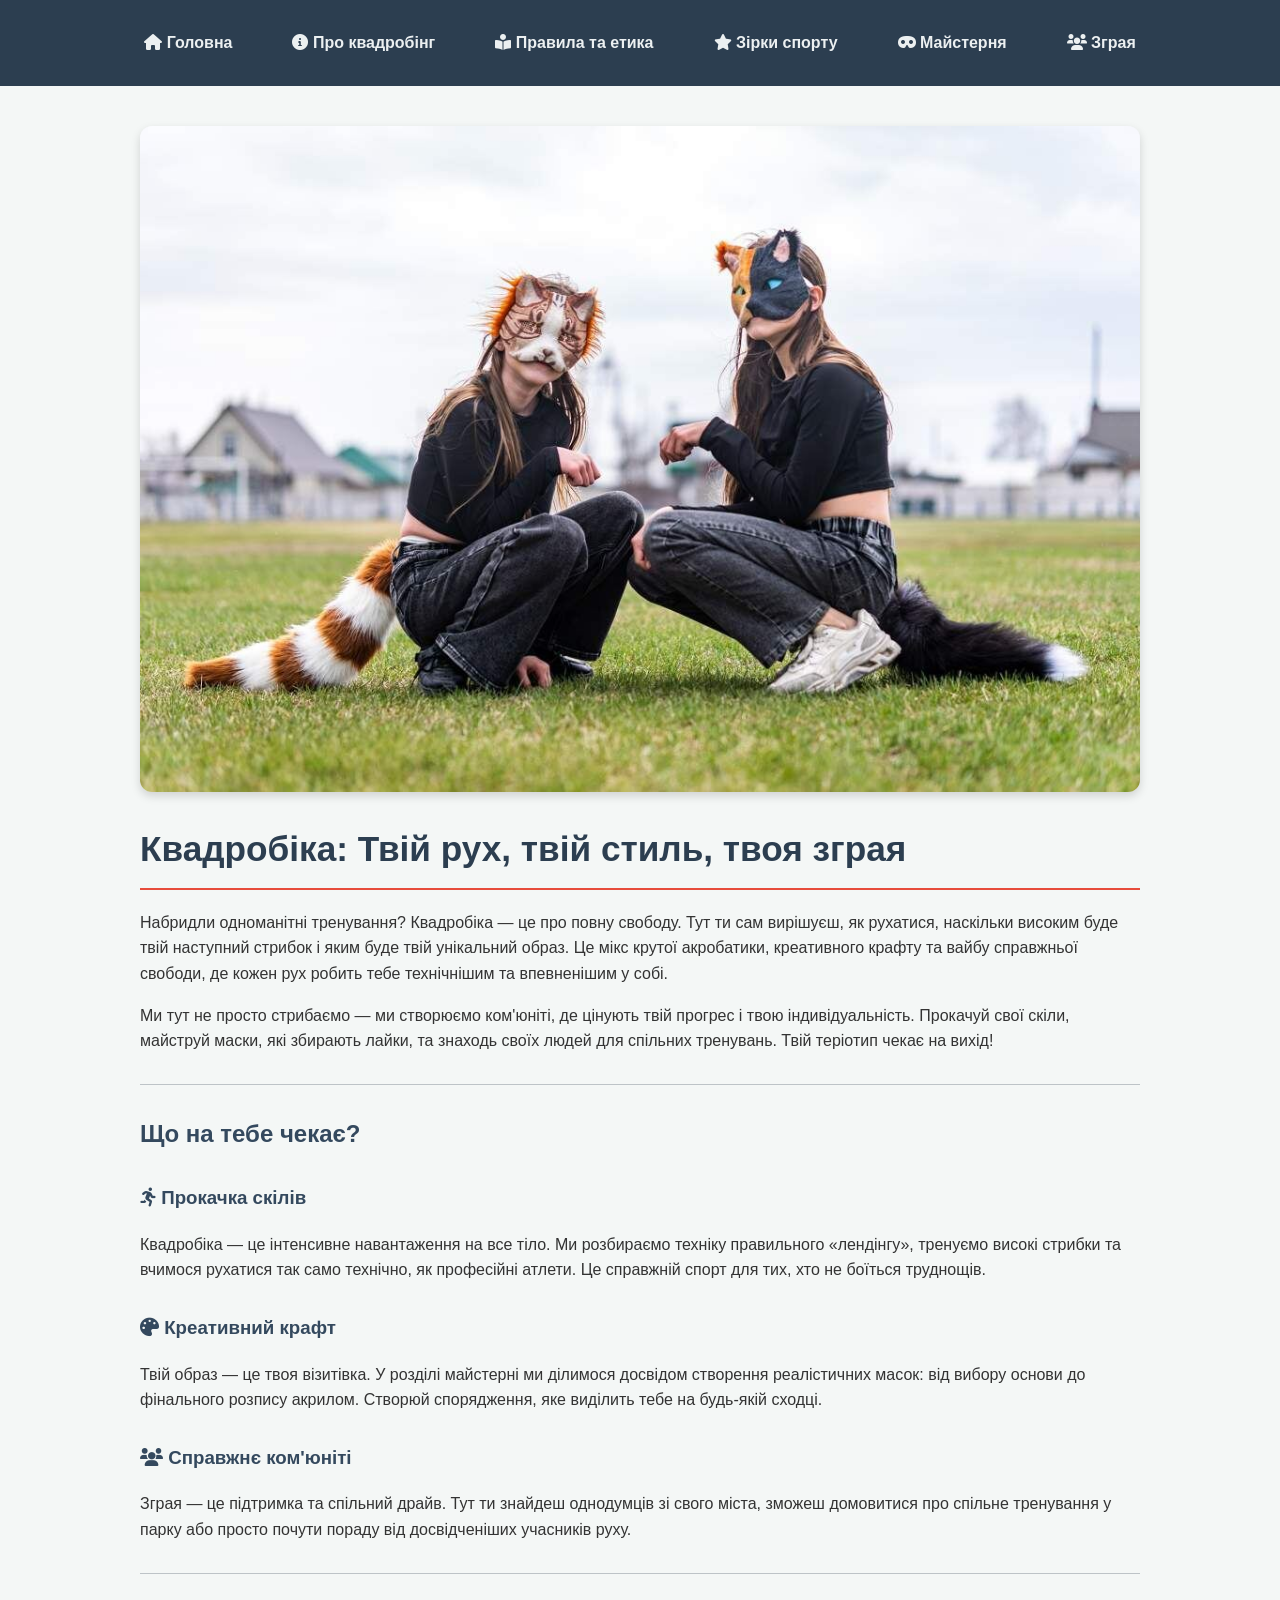
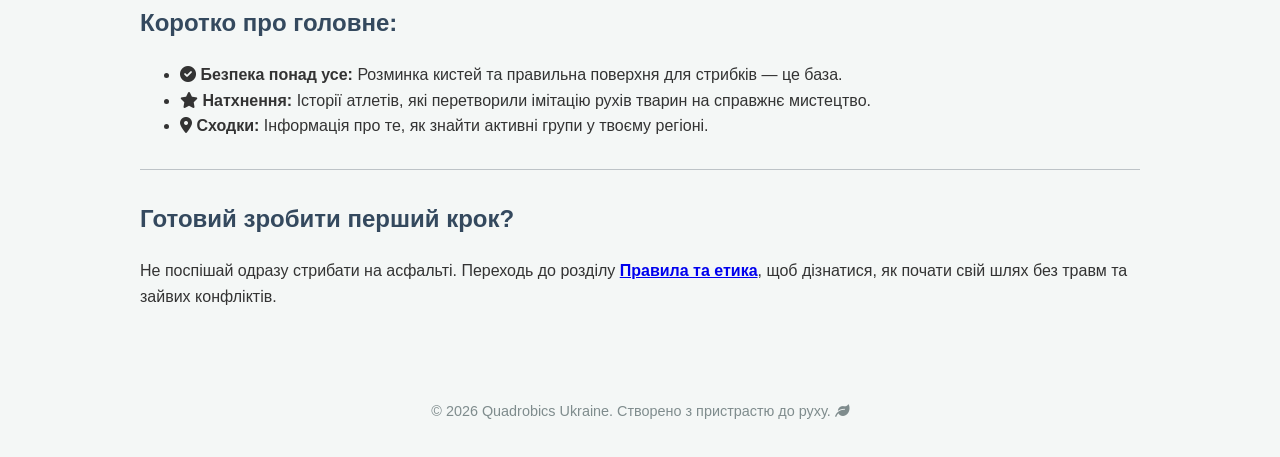
<file: index.html>
<!DOCTYPE html>
<html lang="uk">
<head>
    <meta charset="UTF-8">
    <meta name="viewport" content="width=device-width, initial-scale=1.0">
    <title>Квадробіка — Головна</title>
    <link rel="stylesheet" href="style.css">
    <link rel="stylesheet" href="https://cdnjs.cloudflare.com/ajax/libs/font-awesome/6.0.0/css/all.min.css">
</head>
<body>

    <header>
        <nav>
            <ul class="nav-menu">
                <li class="nav-item"><a href="index.html" class="nav-link"><i class="fas fa-home"></i> Головна</a></li>
                <li class="nav-item"><a href="about.html" class="nav-link"><i class="fas fa-info-circle"></i> Про квадробінг</a></li>
                <li class="nav-item"><a href="guide.html" class="nav-link"><i class="fas fa-book-reader"></i> Правила та етика</a></li>
                <li class="nav-item"><a href="influencers.html" class="nav-link"><i class="fas fa-star"></i> Зірки спорту</a></li>
                <li class="nav-item"><a href="mask.html" class="nav-link"><i class="fas fa-mask"></i> Майстерня</a></li>
                <li class="nav-item"><a href="community.html" class="nav-link"><i class="fas fa-users"></i> Зграя</a></li>
            </ul>
        </nav>
    </header>

    <main>
        <section id="hero">
            <img src="resources/quadrobics.jpg" alt="Квадробер на траві" width="100%">
            <h1>Квадробіка: Твій рух, твій стиль, твоя зграя</h1>
            <p>
                Набридли одноманітні тренування? Квадробіка — це про повну свободу. Тут ти сам вирішуєш, 
                як рухатися, наскільки високим буде твій наступний стрибок і яким буде твій унікальний образ. 
                Це мікс крутої акробатики, креативного крафту та вайбу справжньої свободи, де кожен рух 
                робить тебе технічнішим та впевненішим у собі.
            </p>
            <p>
                Ми тут не просто стрибаємо — ми створюємо ком'юніті, де цінують твій прогрес і твою 
                індивідуальність. Прокачуй свої скіли, майструй маски, які збирають лайки, та знаходь 
                своїх людей для спільних тренувань. Твій теріотип чекає на вихід!
            </p>
        </section>

        <hr>

        <section id="features">
            <h2>Що на тебе чекає?</h2>
            <div>
                <h3><i class="fas fa-running"></i> Прокачка скілів</h3>
                <p>Квадробіка — це інтенсивне навантаження на все тіло. Ми розбираємо техніку правильного «лендінгу», тренуємо високі стрибки та вчимося рухатися так само технічно, як професійні атлети. Це справжній спорт для тих, хто не боїться труднощів.</p>
            </div>
            <div>
                <h3><i class="fas fa-palette"></i> Креативний крафт</h3>
                <p>Твій образ — це твоя візитівка. У розділі майстерні ми ділимося досвідом створення реалістичних масок: від вибору основи до фінального розпису акрилом. Створюй спорядження, яке виділить тебе на будь-якій сходці.</p>
            </div>
            <div>
                <h3><i class="fas fa-users"></i> Справжнє ком'юніті</h3>
                <p>Зграя — це підтримка та спільний драйв. Тут ти знайдеш однодумців зі свого міста, зможеш домовитися про спільне тренування у парку або просто почути пораду від досвідченіших учасників руху.</p>
            </div>
        </section>

        <hr>

        <section id="essentials">
            <h2>Коротко про головне:</h2>
            <ul>
                <li><i class="fas fa-check-circle"></i> <b>Безпека понад усе:</b> Розминка кистей та правильна поверхня для стрибків — це база.</li>
                <li><i class="fas fa-star"></i> <b>Натхнення:</b> Історії атлетів, які перетворили імітацію рухів тварин на справжнє мистецтво.</li>
                <li><i class="fas fa-map-marker-alt"></i> <b>Сходки:</b> Інформація про те, як знайти активні групи у твоєму регіоні.</li>
            </ul>
        </section>

        <hr>

        <section id="call-to-action">
            <h2>Готовий зробити перший крок?</h2>
            <p>Не поспішай одразу стрибати на асфальті. Переходь до розділу <b><a href="guide.html">Правила та етика</a></b>, щоб дізнатися, як почати свій шлях без травм та зайвих конфліктів.</p>
        </section>
    </main>

    <footer>
        <p>&copy; 2026 Quadrobics Ukraine. Створено з пристрастю до руху. <i class="fas fa-leaf"></i></p>
    </footer>

</body>
</html>
</file>
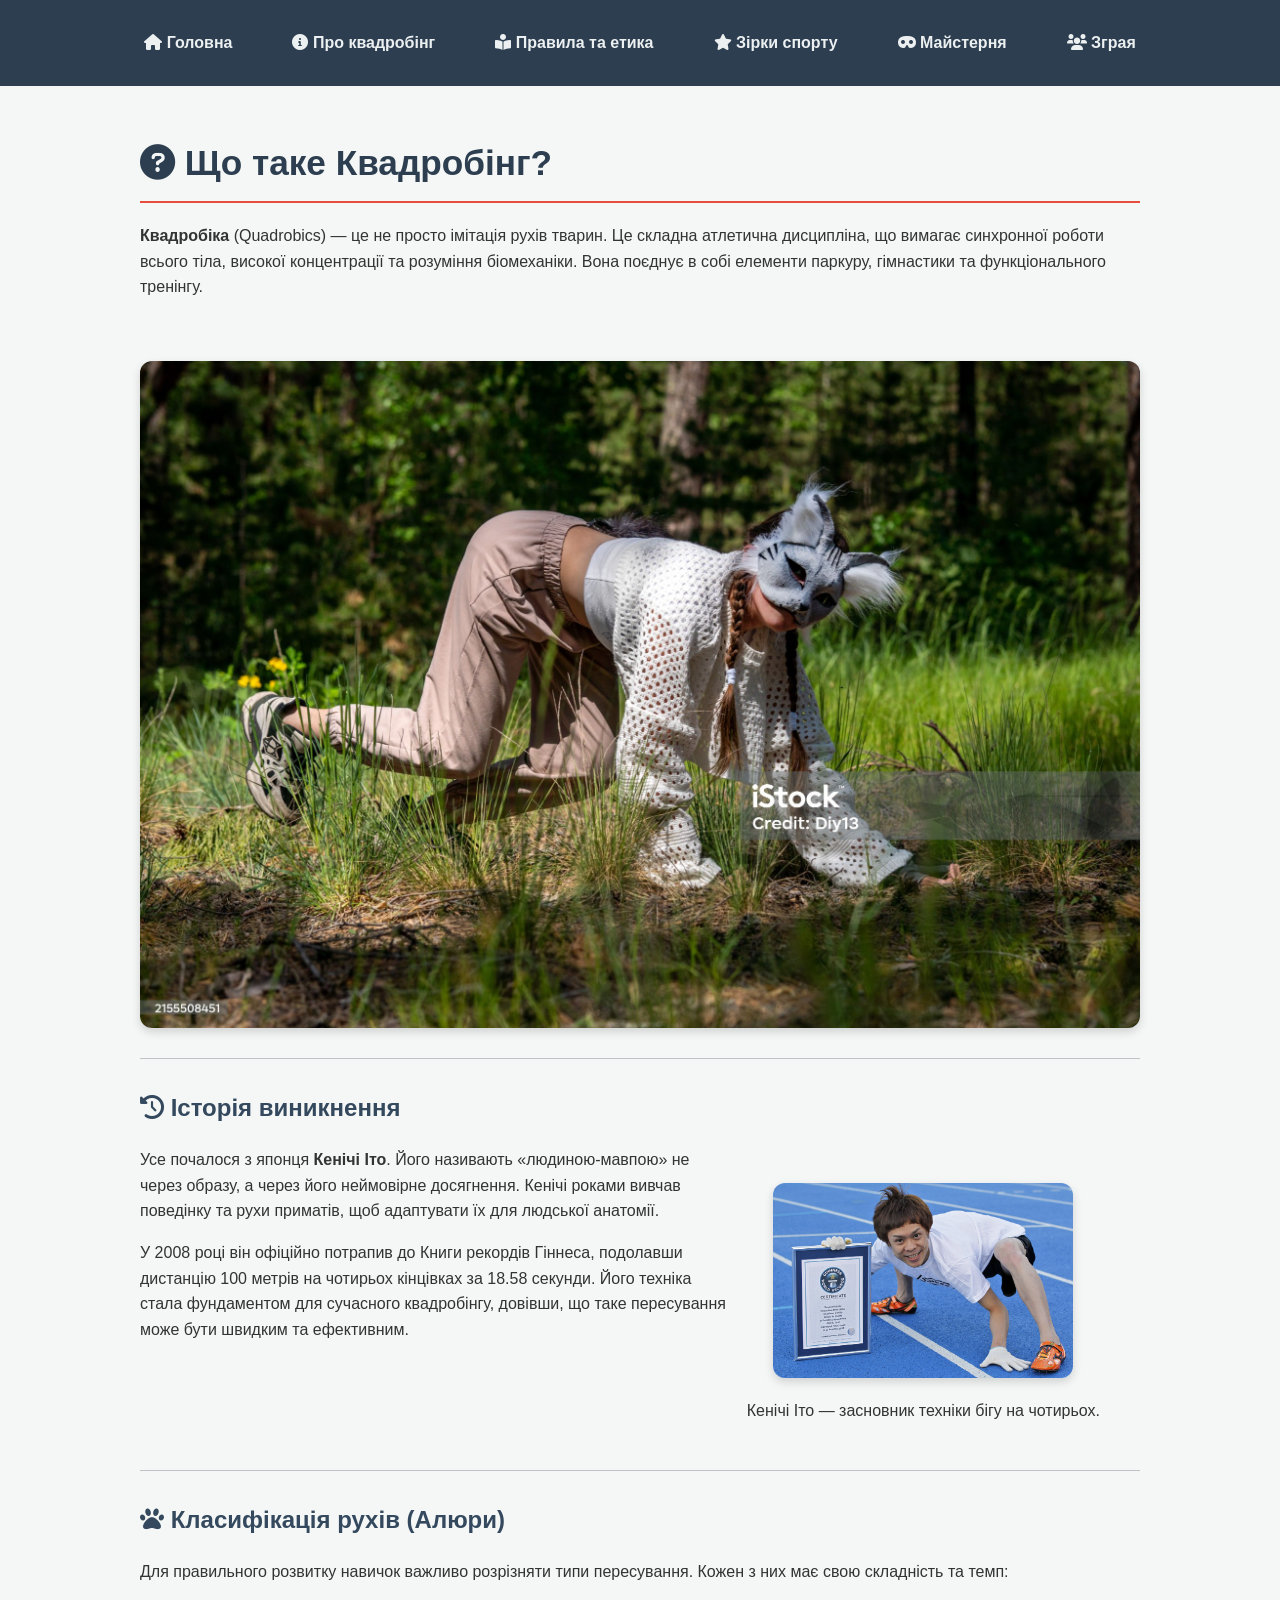
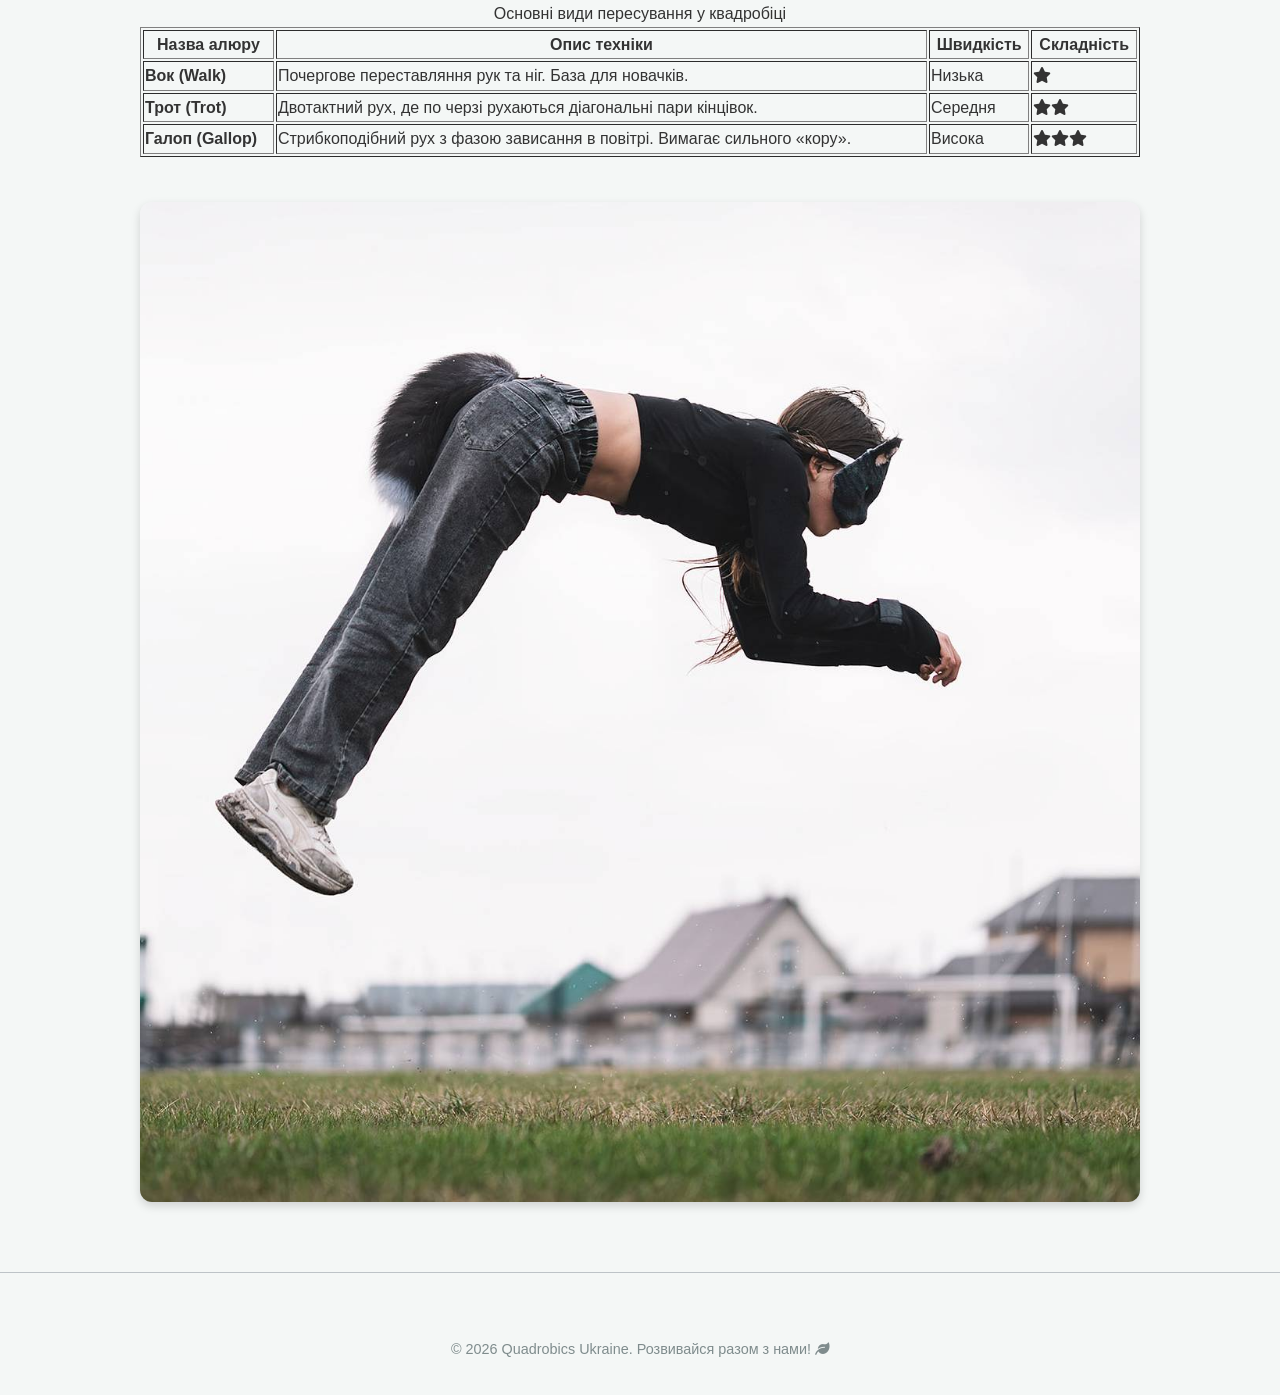
<file: about.html>
<!DOCTYPE html>
<html lang="uk">
<head>
    <meta charset="UTF-8">
    <meta name="viewport" content="width=device-width, initial-scale=1.0">
    <title>Про квадробінг — Історія та техніка</title>
    <link rel="stylesheet" href="style.css">
    <link rel="stylesheet" href="https://cdnjs.cloudflare.com/ajax/libs/font-awesome/6.0.0/css/all.min.css">
</head>
<body>
    <header>
        <nav>
            <ul class="nav-menu">
                <li class="nav-item"><a href="index.html" class="nav-link"><i class="fas fa-home"></i> Головна</a></li>
                <li class="nav-item"><a href="about.html" class="nav-link"><i class="fas fa-info-circle"></i> Про квадробінг</a></li>
                <li class="nav-item"><a href="guide.html" class="nav-link"><i class="fas fa-book-reader"></i> Правила та етика</a></li>
                <li class="nav-item"><a href="influencers.html" class="nav-link"><i class="fas fa-star"></i> Зірки спорту</a></li>
                <li class="nav-item"><a href="mask.html" class="nav-link"><i class="fas fa-mask"></i> Майстерня</a></li>
                <li class="nav-item"><a href="community.html" class="nav-link"><i class="fas fa-users"></i> Зграя</a></li>
            </ul>
        </nav>
    </header>

    <main>
        <section>
            <h1><i class="fas fa-question-circle"></i> Що таке Квадробінг?</h1>
            <p><b>Квадробіка</b> (Quadrobics) — це не просто імітація рухів тварин. Це складна атлетична дисципліна, що вимагає синхронної роботи всього тіла, високої концентрації та розуміння біомеханіки. Вона поєднує в собі елементи паркуру, гімнастики та функціонального тренінгу.</p>
            
            <br>
            <img src="resources/about_hero.jpg" alt="Естетика руху в лісі" width="100%">
        </section>

        <hr>

        <section>
            <h2><i class="fas fa-history"></i> Історія виникнення</h2>
            <figure style="float: right; margin-left: 20px;">
                <img src="resources/kenichi_ito.jpg" alt="Кенічі Іто на дистанції" width="300">
                <figcaption>Кенічі Іто — засновник техніки бігу на чотирьох.</figcaption>
            </figure>
            <p>Усе почалося з японця <b>Кенічі Іто</b>. Його називають «людиною-мавпою» не через образу, а через його неймовірне досягнення. Кенічі роками вивчав поведінку та рухи приматів, щоб адаптувати їх для людської анатомії.</p>
            <p>У 2008 році він офіційно потрапив до Книги рекордів Гіннеса, подолавши дистанцію 100 метрів на чотирьох кінцівках за 18.58 секунди. Його техніка стала фундаментом для сучасного квадробінгу, довівши, що таке пересування може бути швидким та ефективним.</p>
        </section>

        <div style="clear: both;"></div>
        <hr>

        <section>
            <h2><i class="fas fa-paw"></i> Класифікація рухів (Алюри)</h2>
            <p>Для правильного розвитку навичок важливо розрізняти типи пересування. Кожен з них має свою складність та темп:</p>
            
            <table border="1" width="100%">
                <caption>Основні види пересування у квадробіці</caption>
                <thead>
                    <tr>
                        <th>Назва алюру</th>
                        <th>Опис техніки</th>
                        <th>Швидкість</th>
                        <th>Складність</th>
                    </tr>
                </thead>
                <tbody>
                    <tr>
                        <td><b>Вок (Walk)</b></td>
                        <td>Почергове переставляння рук та ніг. База для новачків.</td>
                        <td>Низька</td>
                        <td><i class="fas fa-star"></i></td>
                    </tr>
                    <tr>
                        <td><b>Трот (Trot)</b></td>
                        <td>Двотактний рух, де по черзі рухаються діагональні пари кінцівок.</td>
                        <td>Середня</td>
                        <td><i class="fas fa-star"></i><i class="fas fa-star"></i></td>
                    </tr>
                    <tr>
                        <td><b>Галоп (Gallop)</b></td>
                        <td>Стрибкоподібний рух з фазою зависання в повітрі. Вимагає сильного «кору».</td>
                        <td>Висока</td>
                        <td><i class="fas fa-star"></i><i class="fas fa-star"></i><i class="fas fa-star"></i></td>
                    </tr>
                </tbody>
            </table>
        </section>

        <section>
            <br>
            <img src="resources/quadrobics_move.jpg" alt="Динамічний стрибок" width="100%">
        </section>
    </main>

    <hr>
    <footer>
        <p>&copy; 2026 Quadrobics Ukraine. Розвивайся разом з нами! <i class="fas fa-leaf"></i></p>
    </footer>
</body>
</html>
</file>
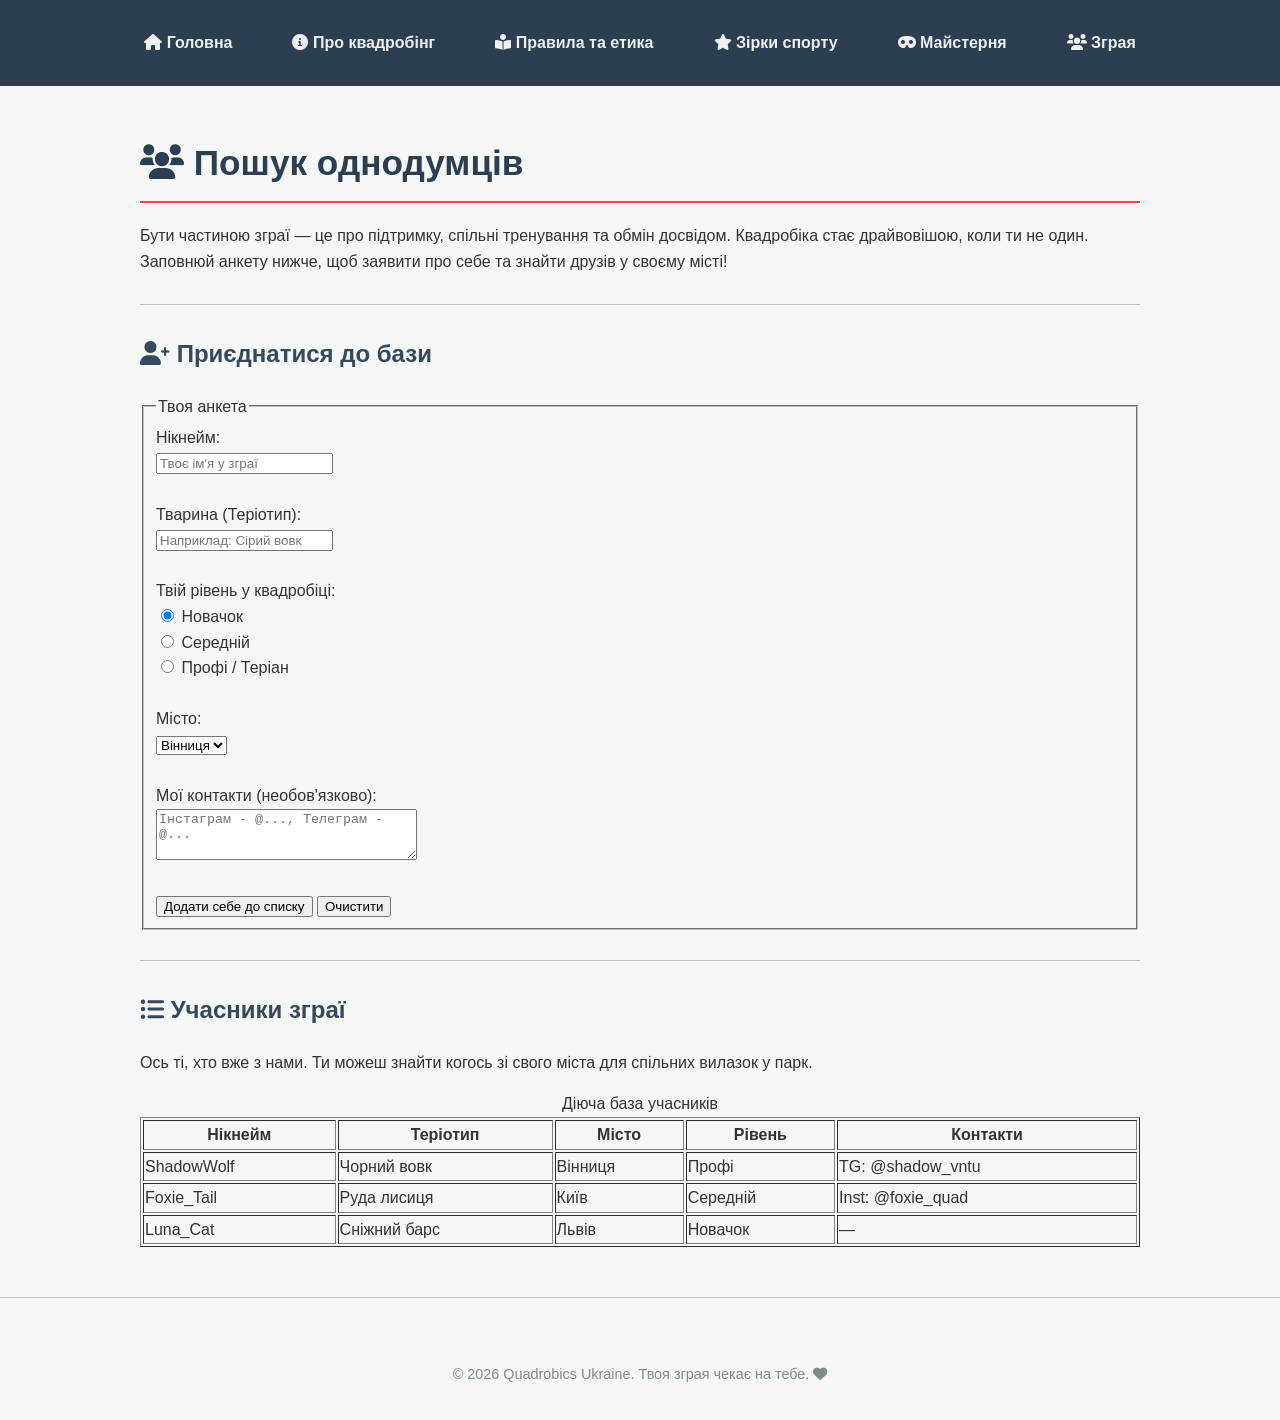
<file: community.html>
<!DOCTYPE html>
<html lang="uk">
<head>
    <meta charset="UTF-8">
    <meta name="viewport" content="width=device-width, initial-scale=1.0">
    <title>Зграя — Знайти своїх</title>
    <link rel="stylesheet" href="style.css">
    <link rel="stylesheet" href="https://cdnjs.cloudflare.com/ajax/libs/font-awesome/6.0.0/css/all.min.css">
</head>
<body>
    <header>
        <nav>
            <ul class="nav-menu">
                <li class="nav-item"><a href="index.html" class="nav-link"><i class="fas fa-home"></i> Головна</a></li>
                <li class="nav-item"><a href="about.html" class="nav-link"><i class="fas fa-info-circle"></i> Про квадробінг</a></li>
                <li class="nav-item"><a href="guide.html" class="nav-link"><i class="fas fa-book-reader"></i> Правила та етика</a></li>
                <li class="nav-item"><a href="influencers.html" class="nav-link"><i class="fas fa-star"></i> Зірки спорту</a></li>
                <li class="nav-item"><a href="mask.html" class="nav-link"><i class="fas fa-mask"></i> Майстерня</a></li>
                <li class="nav-item"><a href="community.html" class="nav-link"><i class="fas fa-users"></i> Зграя</a></li>
            </ul>
        </nav>
    </header>

    <main>
        <section id="community-intro">
            <h1><i class="fas fa-users"></i> Пошук однодумців</h1>
            <p>Бути частиною зграї — це про підтримку, спільні тренування та обмін досвідом. Квадробіка стає драйвовішою, коли ти не один. Заповнюй анкету нижче, щоб заявити про себе та знайти друзів у своєму місті!</p>
        </section>

        <hr>

        <section id="registration">
            <h2><i class="fas fa-user-plus"></i> Приєднатися до бази</h2>
            <form action="#">
                <fieldset>
                    <legend>Твоя анкета</legend>
                    
                    <label for="fname">Нікнейм:</label><br>
                    <input type="text" id="fname" name="fname" placeholder="Твоє ім'я у зграї" required><br><br>

                    <label for="animal">Тварина (Теріотип):</label><br>
                    <input type="text" id="animal" name="animal" placeholder="Наприклад: Сірий вовк"><br><br>

                    <label>Твій рівень у квадробіці:</label><br>
                    <input type="radio" id="novice" name="level" value="novice" checked>
                    <label for="novice">Новачок</label><br>
                    <input type="radio" id="middle" name="level" value="middle">
                    <label for="middle">Середній</label><br>
                    <input type="radio" id="pro" name="level" value="pro">
                    <label for="pro">Профі / Теріан</label><br><br>

                    <label for="city">Місто:</label><br>
                    <select id="city" name="city">
                        <option value="vn">Вінниця</option>
                        <option value="kyiv">Київ</option>
                        <option value="lv">Львів</option>
                        <option value="od">Одеса</option>
                        <option value="kh">Харків</option>
                    </select><br><br>

                    <label for="contacts">Мої контакти (необов'язково):</label><br>
                    <textarea id="contacts" name="contacts" rows="3" cols="30" placeholder="Інстаграм - @..., Телеграм - @..."></textarea>
                    <br><br>

                    <button type="submit">Додати себе до списку</button>
                    <button type="reset">Очистити</button>
                </fieldset>
            </form>
        </section>

        <hr>

        <section id="members-list">
            <h2><i class="fas fa-list-ul"></i> Учасники зграї</h2>
            <p>Ось ті, хто вже з нами. Ти можеш знайти когось зі свого міста для спільних вилазок у парк.</p>
            
            <table border="1" width="100%">
                <caption>Діюча база учасників</caption>
                <thead>
                    <tr>
                        <th>Нікнейм</th>
                        <th>Теріотип</th>
                        <th>Місто</th>
                        <th>Рівень</th>
                        <th>Контакти</th> </tr>
                </thead>
                <tbody>
                    <tr>
                        <td>ShadowWolf</td>
                        <td>Чорний вовк</td>
                        <td>Вінниця</td>
                        <td>Профі</td>
                        <td>TG: @shadow_vntu</td>
                    </tr>
                    <tr>
                        <td>Foxie_Tail</td>
                        <td>Руда лисиця</td>
                        <td>Київ</td>
                        <td>Середній</td>
                        <td>Inst: @foxie_quad</td>
                    </tr>
                    <tr>
                        <td>Luna_Cat</td>
                        <td>Сніжний барс</td>
                        <td>Львів</td>
                        <td>Новачок</td>
                        <td>—</td> </tr>
                </tbody>
            </table>
        </section>
    </main>

    <hr>
    <footer>
        <p>&copy; 2026 Quadrobics Ukraine. Твоя зграя чекає на тебе. <i class="fas fa-heart"></i></p>
    </footer>
</body>

</html>
</file>
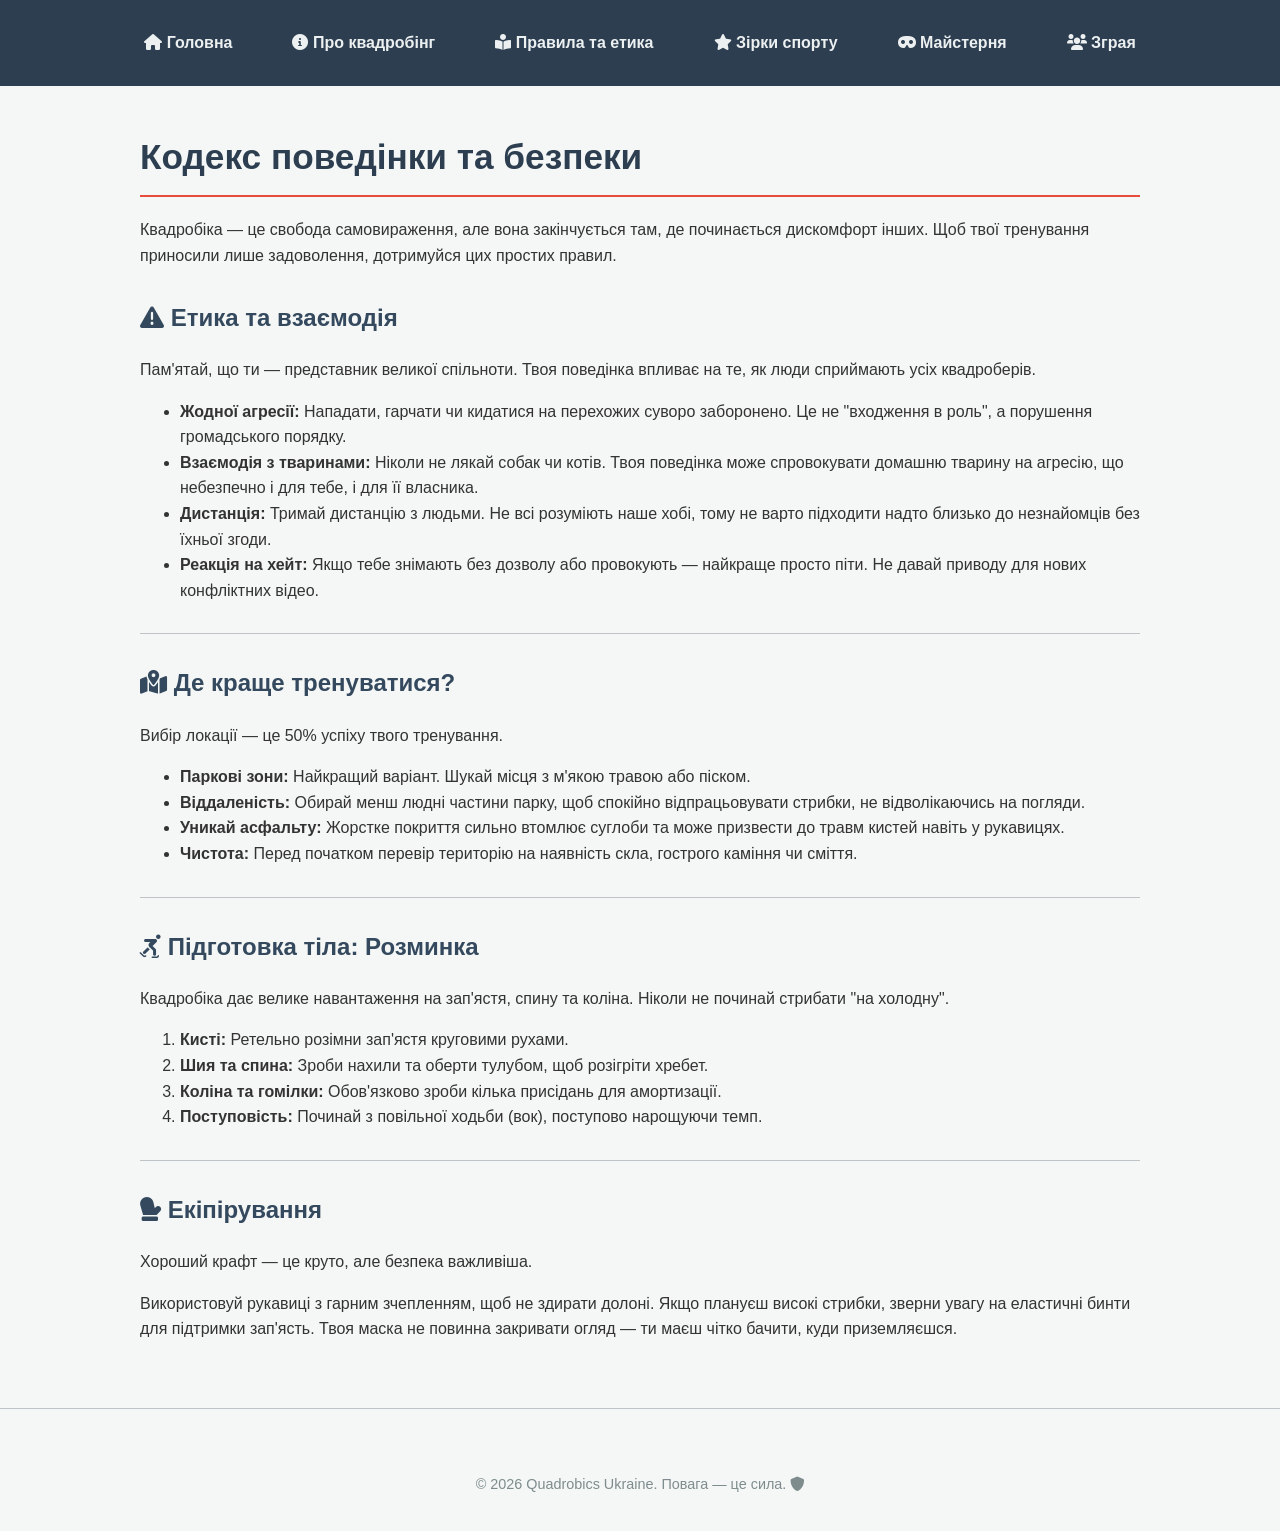
<file: guide.html>
<!DOCTYPE html>
<html lang="uk">
<head>
    <meta charset="UTF-8">
    <meta name="viewport" content="width=device-width, initial-scale=1.0">
    <title>Правила та етика — Квадробіка</title>
    <link rel="stylesheet" href="style.css">
    <link rel="stylesheet" href="https://cdnjs.cloudflare.com/ajax/libs/font-awesome/6.0.0/css/all.min.css">
</head>
<body>
    <header>
        <nav>
            <ul class="nav-menu">
                <li class="nav-item"><a href="index.html" class="nav-link"><i class="fas fa-home"></i> Головна</a></li>
                <li class="nav-item"><a href="about.html" class="nav-link"><i class="fas fa-info-circle"></i> Про квадробінг</a></li>
                <li class="nav-item"><a href="guide.html" class="nav-link"><i class="fas fa-book-reader"></i> Правила та етика</a></li>
                <li class="nav-item"><a href="influencers.html" class="nav-link"><i class="fas fa-star"></i> Зірки спорту</a></li>
                <li class="nav-item"><a href="mask.html" class="nav-link"><i class="fas fa-mask"></i> Майстерня</a></li>
                <li class="nav-item"><a href="community.html" class="nav-link"><i class="fas fa-users"></i> Зграя</a></li>
            </ul>
        </nav>
    </header>

    <main>
        <h1>Кодекс поведінки та безпеки</h1>
        <p>Квадробіка — це свобода самовираження, але вона закінчується там, де починається дискомфорт інших. Щоб твої тренування приносили лише задоволення, дотримуйся цих простих правил.</p>

        <section>
            <h2><i class="fas fa-exclamation-triangle"></i> Етика та взаємодія</h2>
            <p>Пам'ятай, що ти — представник великої спільноти. Твоя поведінка впливає на те, як люди сприймають усіх квадроберів.</p>
            <ul>
                <li><b>Жодної агресії:</b> Нападати, гарчати чи кидатися на перехожих суворо заборонено. Це не "входження в роль", а порушення громадського порядку.</li>
                <li><b>Взаємодія з тваринами:</b> Ніколи не лякай собак чи котів. Твоя поведінка може спровокувати домашню тварину на агресію, що небезпечно і для тебе, і для її власника.</li>
                <li><b>Дистанція:</b> Тримай дистанцію з людьми. Не всі розуміють наше хобі, тому не варто підходити надто близько до незнайомців без їхньої згоди.</li>
                <li><b>Реакція на хейт:</b> Якщо тебе знімають без дозволу або провокують — найкраще просто піти. Не давай приводу для нових конфліктних відео.</li>
            </ul>
        </section>

        <hr>

        <section>
            <h2><i class="fas fa-map-marked-alt"></i> Де краще тренуватися?</h2>
            <p>Вибір локації — це 50% успіху твого тренування.</p>
            <ul>
                <li><b>Паркові зони:</b> Найкращий варіант. Шукай місця з м'якою травою або піском.</li>
                <li><b>Віддаленість:</b> Обирай менш людні частини парку, щоб спокійно відпрацьовувати стрибки, не відволікаючись на погляди.</li>
                <li><b>Уникай асфальту:</b> Жорстке покриття сильно втомлює суглоби та може призвести до травм кистей навіть у рукавицях.</li>
                <li><b>Чистота:</b> Перед початком перевір територію на наявність скла, гострого каміння чи сміття.</li>
            </ul>
        </section>

        <hr>

        <section>
            <h2><i class="fas fa-skating"></i> Підготовка тіла: Розминка</h2>
            <p>Квадробіка дає велике навантаження на зап'ястя, спину та коліна. Ніколи не починай стрибати "на холодну".</p>
            
            <ol>
                <li><b>Кисті:</b> Ретельно розімни зап'ястя круговими рухами.</li>
                <li><b>Шия та спина:</b> Зроби нахили та оберти тулубом, щоб розігріти хребет.</li>
                <li><b>Коліна та гомілки:</b> Обов'язково зроби кілька присідань для амортизації.</li>
                <li><b>Поступовість:</b> Починай з повільної ходьби (вок), поступово нарощуючи темп.</li>
            </ol>
        </section>

        <hr>

        <section>
            <h2><i class="fas fa-mitten"></i> Екіпірування</h2>
            <p>Хороший крафт — це круто, але безпека важливіша.</p>
            <p>Використовуй рукавиці з гарним зчепленням, щоб не здирати долоні. Якщо плануєш високі стрибки, зверни увагу на еластичні бинти для підтримки зап'ясть. Твоя маска не повинна закривати огляд — ти маєш чітко бачити, куди приземляєшся.</p>
        </section>
    </main>

    <hr>
    <footer>
        <p>&copy; 2026 Quadrobics Ukraine. Повага — це сила. <i class="fas fa-shield-alt"></i></p>
    </footer>
</body>
</html>
</file>
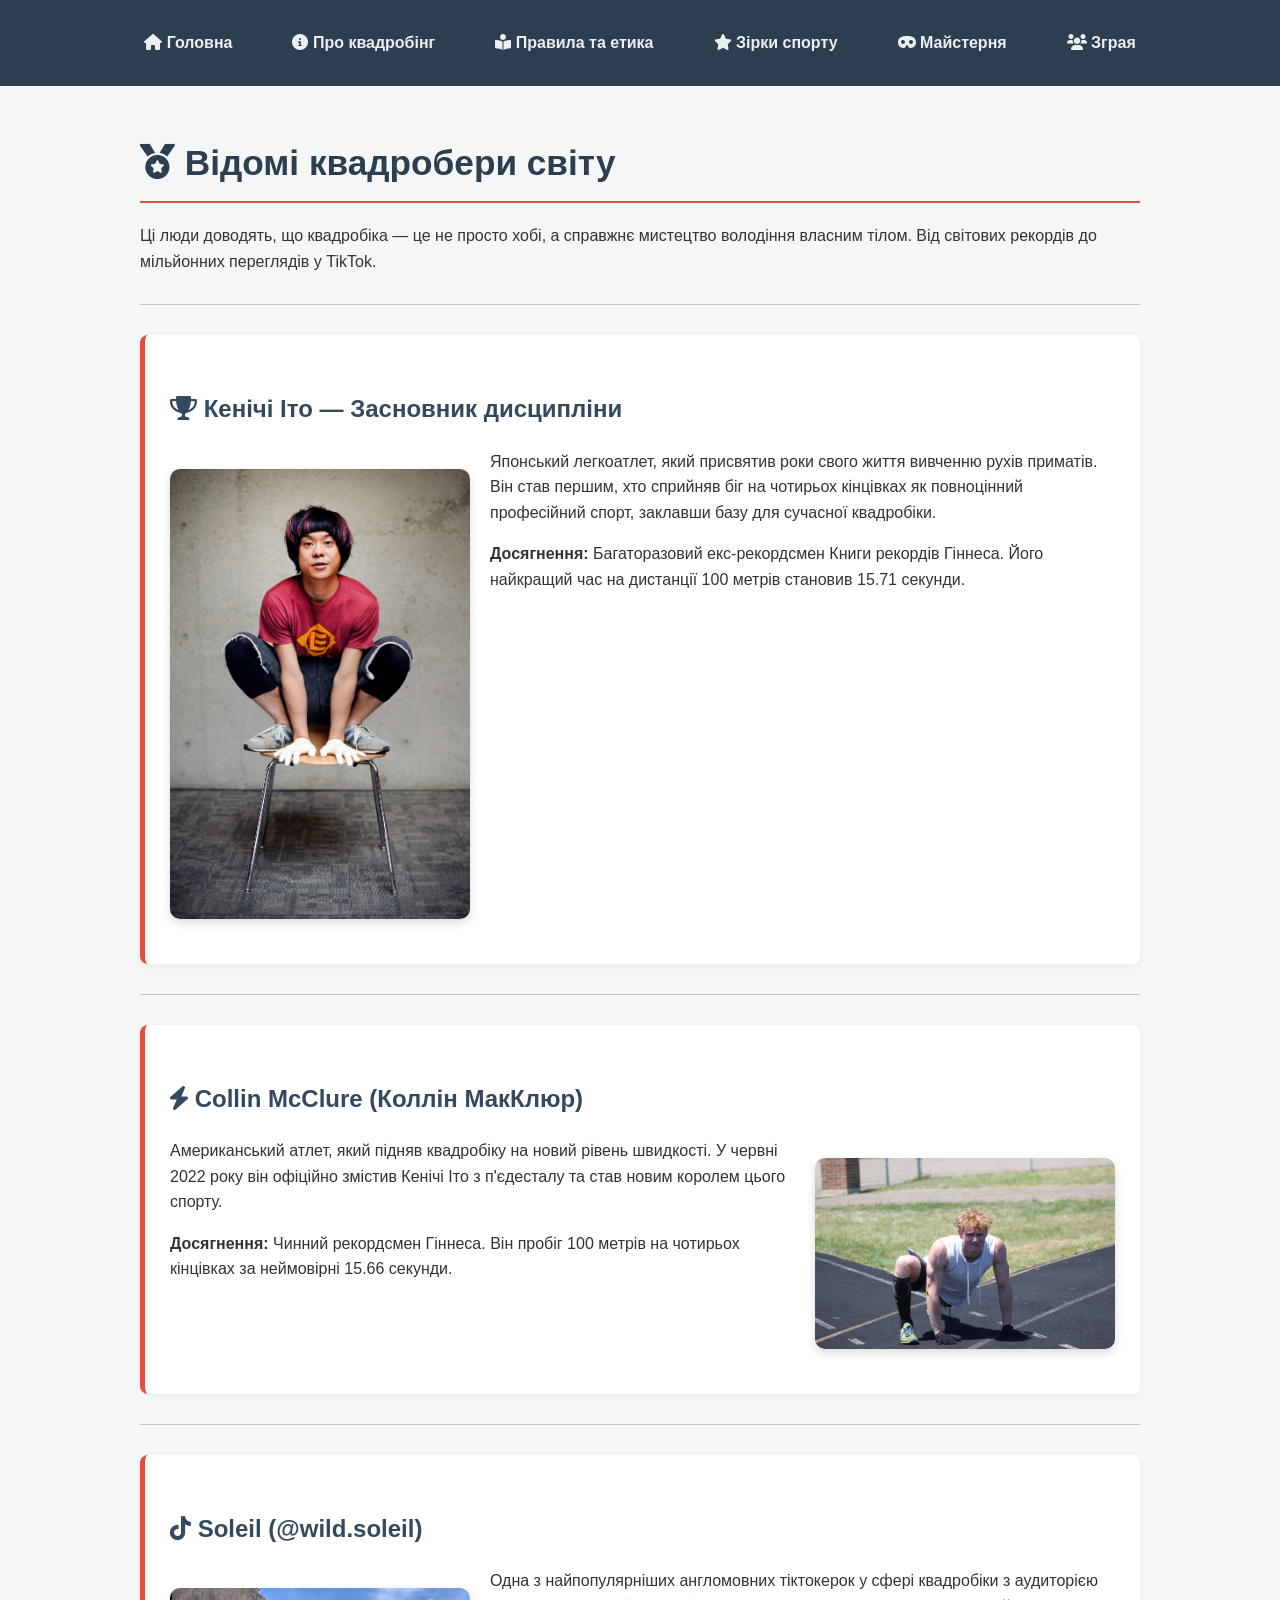
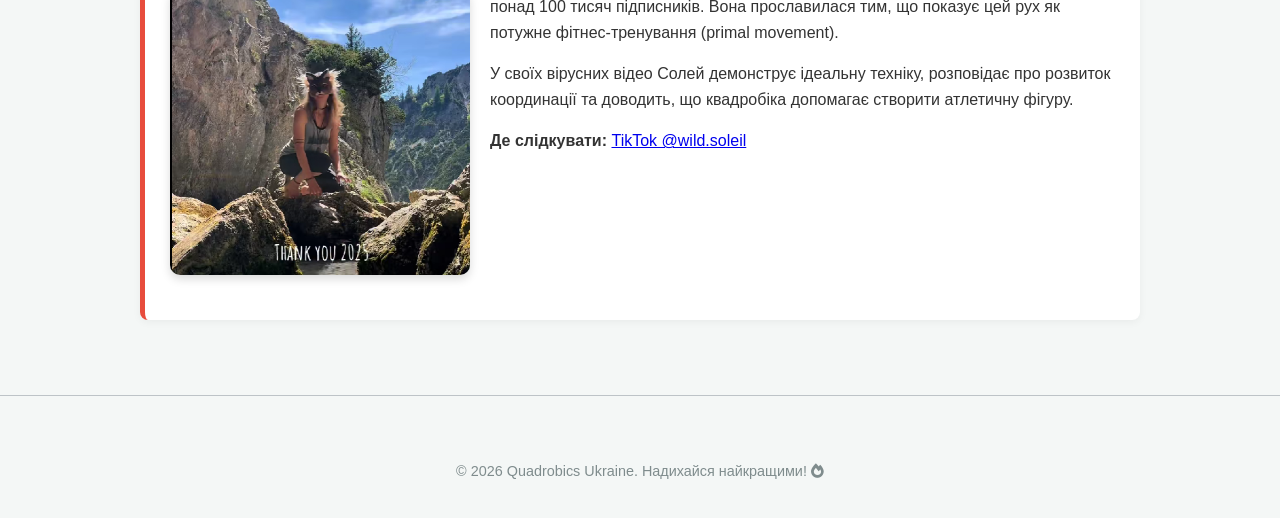
<file: influencers.html>
<!DOCTYPE html>
<html lang="uk">
<head>
    <meta charset="UTF-8">
    <meta name="viewport" content="width=device-width, initial-scale=1.0">
    <title>Зірки спорту — Відомі квадробери</title>
    <link rel="stylesheet" href="style.css">
    <link rel="stylesheet" href="https://cdnjs.cloudflare.com/ajax/libs/font-awesome/6.0.0/css/all.min.css">
</head>
<body>
    <header>
        <nav>
            <ul class="nav-menu">
                <li class="nav-item"><a href="index.html" class="nav-link"><i class="fas fa-home"></i> Головна</a></li>
                <li class="nav-item"><a href="about.html" class="nav-link"><i class="fas fa-info-circle"></i> Про квадробінг</a></li>
                <li class="nav-item"><a href="guide.html" class="nav-link"><i class="fas fa-book-reader"></i> Правила та етика</a></li>
                <li class="nav-item"><a href="influencers.html" class="nav-link"><i class="fas fa-star"></i> Зірки спорту</a></li>
                <li class="nav-item"><a href="mask.html" class="nav-link"><i class="fas fa-mask"></i> Майстерня</a></li>
                <li class="nav-item"><a href="community.html" class="nav-link"><i class="fas fa-users"></i> Зграя</a></li>
            </ul>
        </nav>
    </header>

    <main>
        <section>
            <h1><i class="fas fa-medal"></i> Відомі квадробери світу</h1>
            <p>Ці люди доводять, що квадробіка — це не просто хобі, а справжнє мистецтво володіння власним тілом. Від світових рекордів до мільйонних переглядів у TikTok.</p>
        </section>

        <hr>

        <section class="influencer-block">
            <h2><i class="fas fa-trophy"></i> Кенічі Іто — Засновник дисципліни</h2>
            <img src="resources/kenichi_ito_2.jpg" alt="Кенічі Іто" width="300" style="float: left; margin-right: 20px; border-radius: 10px;">
            <p>
                Японський легкоатлет, який присвятив роки свого життя вивченню рухів приматів. 
                Він став першим, хто сприйняв біг на чотирьох кінцівках як повноцінний професійний спорт, заклавши базу для сучасної квадробіки.
            </p>
            <p>
                <b>Досягнення:</b> Багаторазовий екс-рекордсмен Книги рекордів Гіннеса. Його найкращий час на дистанції 100 метрів становив 15.71 секунди.
            </p>
            <div style="clear: both;"></div>
        </section>

        <hr>

        <section class="influencer-block">
            <h2><i class="fas fa-bolt"></i> Collin McClure (Коллін МакКлюр)</h2>
            <img src="resources/collin_mcclure.jpg" alt="Коллін МакКлюр" width="300" style="float: right; margin-left: 20px; border-radius: 10px;">
            <p>
                Американський атлет, який підняв квадробіку на новий рівень швидкості. У червні 2022 року він офіційно змістив Кенічі Іто з п'єдесталу та став новим королем цього спорту.
            </p>
            <p>
                <b>Досягнення:</b> Чинний рекордсмен Гіннеса. Він пробіг 100 метрів на чотирьох кінцівках за неймовірні 15.66 секунди.
            </p>
            <div style="clear: both;"></div>
        </section>

        <hr>

        <section class="influencer-block">
            <h2><i class="fab fa-tiktok"></i> Soleil (@wild.soleil)</h2>
            <img src="resources/soleil_quad.png" alt="Soleil" width="300" style="float: left; margin-right: 20px; border-radius: 10px;">
            <p>
                Одна з найпопулярніших англомовних тіктокерок у сфері квадробіки з аудиторією понад 100 тисяч підписників. Вона прославилася тим, що показує цей рух як потужне фітнес-тренування (primal movement).
            </p>
            <p>
                У своїх вірусних відео Солей демонструє ідеальну техніку, розповідає про розвиток координації та доводить, що квадробіка допомагає створити атлетичну фігуру.
            </p>
            <p>
                <b>Де слідкувати:</b> 
                <a href="https://www.tiktok.com/@wild.soleil" target="_blank">TikTok @wild.soleil</a>
            </p>
            <div style="clear: both;"></div>
        </section>

    </main>

    <hr>
    <footer>
        <p>&copy; 2026 Quadrobics Ukraine. Надихайся найкращими! <i class="fas fa-fire"></i></p>
    </footer>
</body>
</html>
</file>
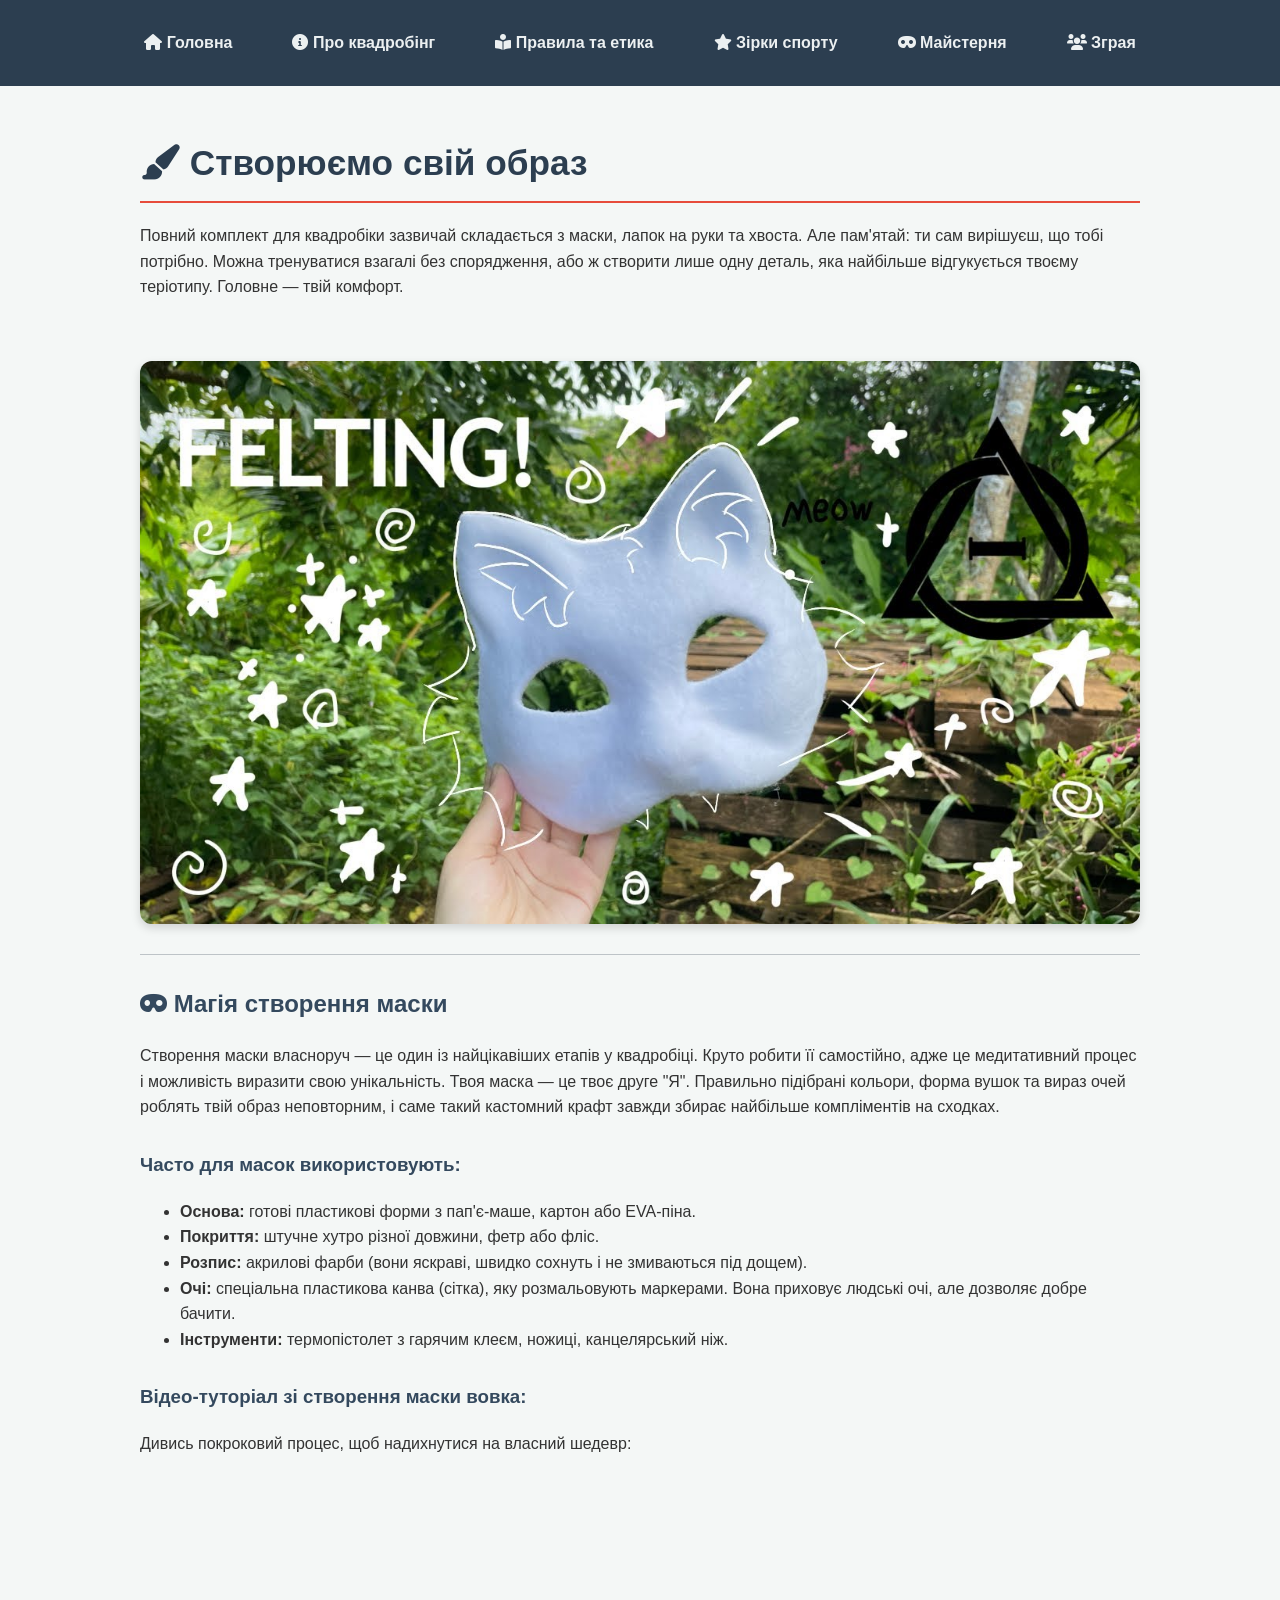
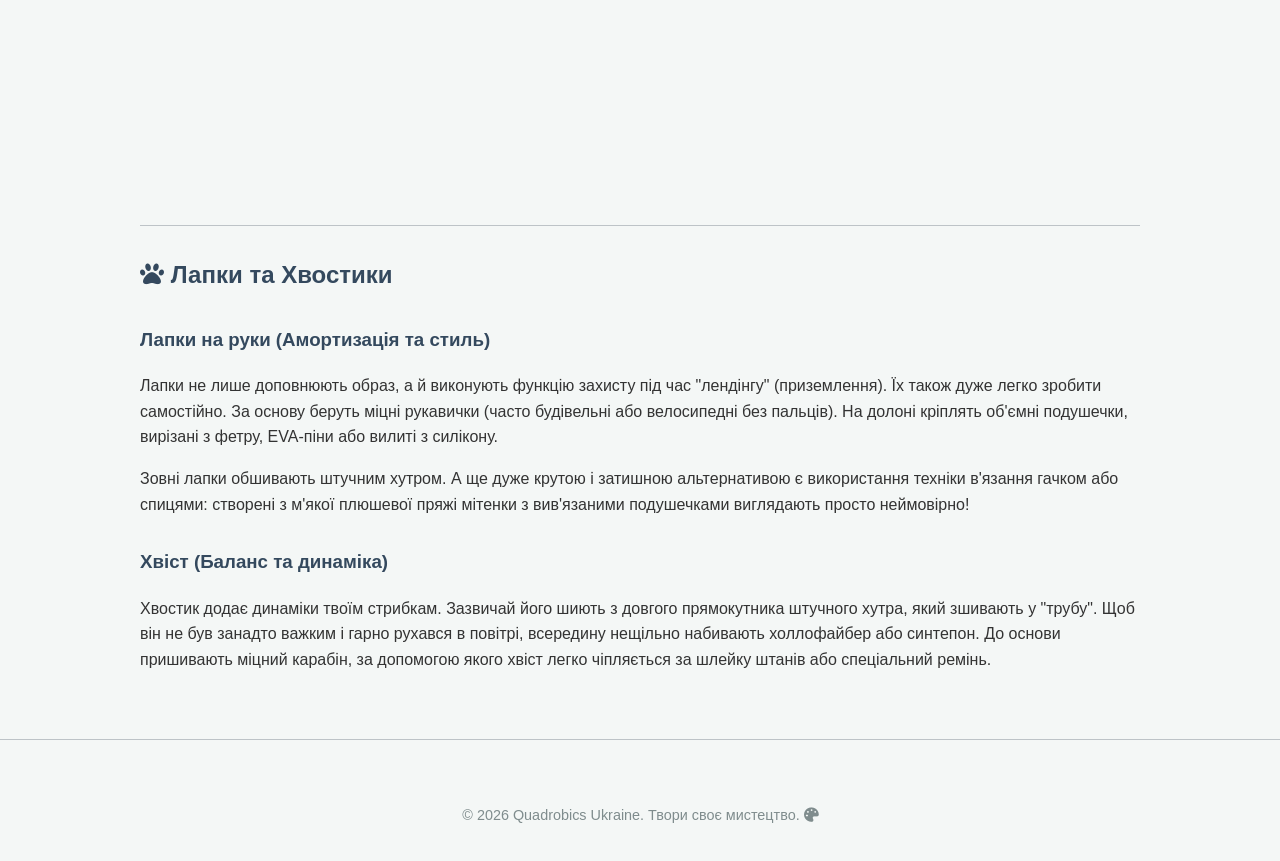
<file: mask.html>
<!DOCTYPE html>
<html lang="uk">
<head>
    <meta charset="UTF-8">
    <meta name="viewport" content="width=device-width, initial-scale=1.0">
    <title>Майстерня — Створи свій образ</title>
    <link rel="stylesheet" href="style.css">
    <link rel="stylesheet" href="https://cdnjs.cloudflare.com/ajax/libs/font-awesome/6.0.0/css/all.min.css">
</head>
<body>
    <header>
        <nav>
            <ul class="nav-menu">
                <li class="nav-item"><a href="index.html" class="nav-link"><i class="fas fa-home"></i> Головна</a></li>
                <li class="nav-item"><a href="about.html" class="nav-link"><i class="fas fa-info-circle"></i> Про квадробінг</a></li>
                <li class="nav-item"><a href="guide.html" class="nav-link"><i class="fas fa-book-reader"></i> Правила та етика</a></li>
                <li class="nav-item"><a href="influencers.html" class="nav-link"><i class="fas fa-star"></i> Зірки спорту</a></li>
                <li class="nav-item"><a href="mask.html" class="nav-link"><i class="fas fa-mask"></i> Майстерня</a></li>
                <li class="nav-item"><a href="community.html" class="nav-link"><i class="fas fa-users"></i> Зграя</a></li>
            </ul>
        </nav>
    </header>

    <main>
        <section id="workshop-intro">
            <h1><i class="fas fa-paint-brush"></i> Створюємо свій образ</h1>
            <p>
                Повний комплект для квадробіки зазвичай складається з маски, лапок на руки та хвоста. 
                Але пам'ятай: ти сам вирішуєш, що тобі потрібно. Можна тренуватися взагалі без спорядження, 
                або ж створити лише одну деталь, яка найбільше відгукується твоєму теріотипу. Головне — твій комфорт.
            </p>

            <br>
            <img src="resources/mask_craft.jpg" alt="Матеріали для створення маски" width="100%">
        </section>

        <hr>

        <section id="mask-craft">
            <h2><i class="fas fa-mask"></i> Магія створення маски</h2>
            <p>
                Створення маски власноруч — це один із найцікавіших етапів у квадробіці. Круто робити її самостійно, 
                адже це медитативний процес і можливість виразити свою унікальність. Твоя маска — це твоє друге "Я". 
                Правильно підібрані кольори, форма вушок та вираз очей роблять твій образ неповторним, і саме такий 
                кастомний крафт завжди збирає найбільше компліментів на сходках.
            </p>
            
            <h3>Часто для масок використовують:</h3>
            <ul>
                <li><b>Основа:</b> готові пластикові форми з пап'є-маше, картон або EVA-піна.</li>
                <li><b>Покриття:</b> штучне хутро різної довжини, фетр або фліс.</li>
                <li><b>Розпис:</b> акрилові фарби (вони яскраві, швидко сохнуть і не змиваються під дощем).</li>
                <li><b>Очі:</b> спеціальна пластикова канва (сітка), яку розмальовують маркерами. Вона приховує людські очі, але дозволяє добре бачити.</li>
                <li><b>Інструменти:</b> термопістолет з гарячим клеєм, ножиці, канцелярський ніж.</li>
            </ul>
        </section>

        <section id="video-tutorial">
            <h3>Відео-туторіал зі створення маски вовка:</h3>
            <p>Дивись покроковий процес, щоб надихнутися на власний шедевр:</p>
            <div>
                <iframe width="560" height="315"
                        src="https://www.youtube.com/embed/UPb547e6wbM"
                        title="How to make a therian mask // Full step by step tutorial //"
                        frameborder="0"
                        allowfullscreen>
                </iframe>
            </div>
        </section>

        <hr>

        <section id="paws-and-tails">
            <h2><i class="fas fa-paw"></i> Лапки та Хвостики</h2>
            
            <h3>Лапки на руки (Амортизація та стиль)</h3>
            <p>
                Лапки не лише доповнюють образ, а й виконують функцію захисту під час "лендінгу" (приземлення). 
                Їх також дуже легко зробити самостійно. За основу беруть міцні рукавички (часто будівельні або велосипедні без пальців). 
                На долоні кріплять об'ємні подушечки, вирізані з фетру, EVA-піни або вилиті з силікону. 
            </p>
            <p>
                Зовні лапки обшивають штучним хутром. А ще дуже крутою і затишною альтернативою є використання техніки в'язання гачком або спицями: створені з м'якої плюшевої пряжі мітенки з вив'язаними подушечками виглядають просто неймовірно!
            </p>

            <h3>Хвіст (Баланс та динаміка)</h3>
            <p>
                Хвостик додає динаміки твоїм стрибкам. Зазвичай його шиють з довгого прямокутника штучного хутра, 
                який зшивають у "трубу". Щоб він не був занадто важким і гарно рухався в повітрі, всередину нещільно 
                набивають холлофайбер або синтепон. До основи пришивають міцний карабін, за допомогою якого хвіст 
                легко чіпляється за шлейку штанів або спеціальний ремінь.
            </p>
        </section>

    </main>

    <hr>
    <footer>
        <p>&copy; 2026 Quadrobics Ukraine. Твори своє мистецтво. <i class="fas fa-palette"></i></p>
    </footer>
</body>
</html>
</file>
<file: style.css>
body {
    font-family: 'Segoe UI', Tahoma, Geneva, Verdana, sans-serif;
    margin: 0;
    padding: 0;
    background-color: #f4f7f6; 
    color: #333;
    line-height: 1.6; 
}

main, footer {
    max-width: 1000px; 
    margin: 0 auto; 
    padding: 20px 30px; 
}

img {
    max-width: 100%; 
    height: auto; 
    border-radius: 12px; 
    box-shadow: 0 4px 10px rgba(0,0,0,0.15); 
    display: block;
    margin: 20px auto; 
}

.nav-menu {
    list-style-type: none; 
    margin: 0;
    padding: 15px 0;
    background-color: #2c3e50; 
    display: flex; 
    justify-content: center;
    flex-wrap: wrap; 
    width: 100%; 
}

header {
    padding: 0;
}

.nav-item {
    margin: 5px 10px;
}

.nav-link {
    display: block;
    color: #ecf0f1;
    text-decoration: none;
    padding: 10px 20px;
    font-weight: bold;
    border-radius: 5px;
    transition: all 0.3s ease; 
}

.nav-link:hover {
    background-color: #e74c3c; 
    color: white;
    transform: translateY(-2px);
}

.nav-link:active {
    background-color: #c0392b; 
    transform: translateY(0);
}

.influencer-block {
    background-color: #ffffff;
    border-left: 5px solid #e74c3c; 
    border-radius: 8px;
    padding: 25px;
    margin-bottom: 25px;
    box-shadow: 0 2px 8px rgba(0,0,0,0.05);
}

h1 {
    color: #2c3e50;
    font-size: 2.2em;
    border-bottom: 2px solid #e74c3c;
    padding-bottom: 10px;
    margin-bottom: 20px;
}

h2, h3 {
    color: #34495e;
    margin-top: 30px;
}


hr {
    border: 0;
    height: 1px;
    background: #bdc3c7; 
    margin: 30px 0;
}

footer {
    text-align: center;
    margin-top: 20px;
    padding: 20px;
    color: #7f8c8d;
    font-size: 0.9em;
}
</file>
